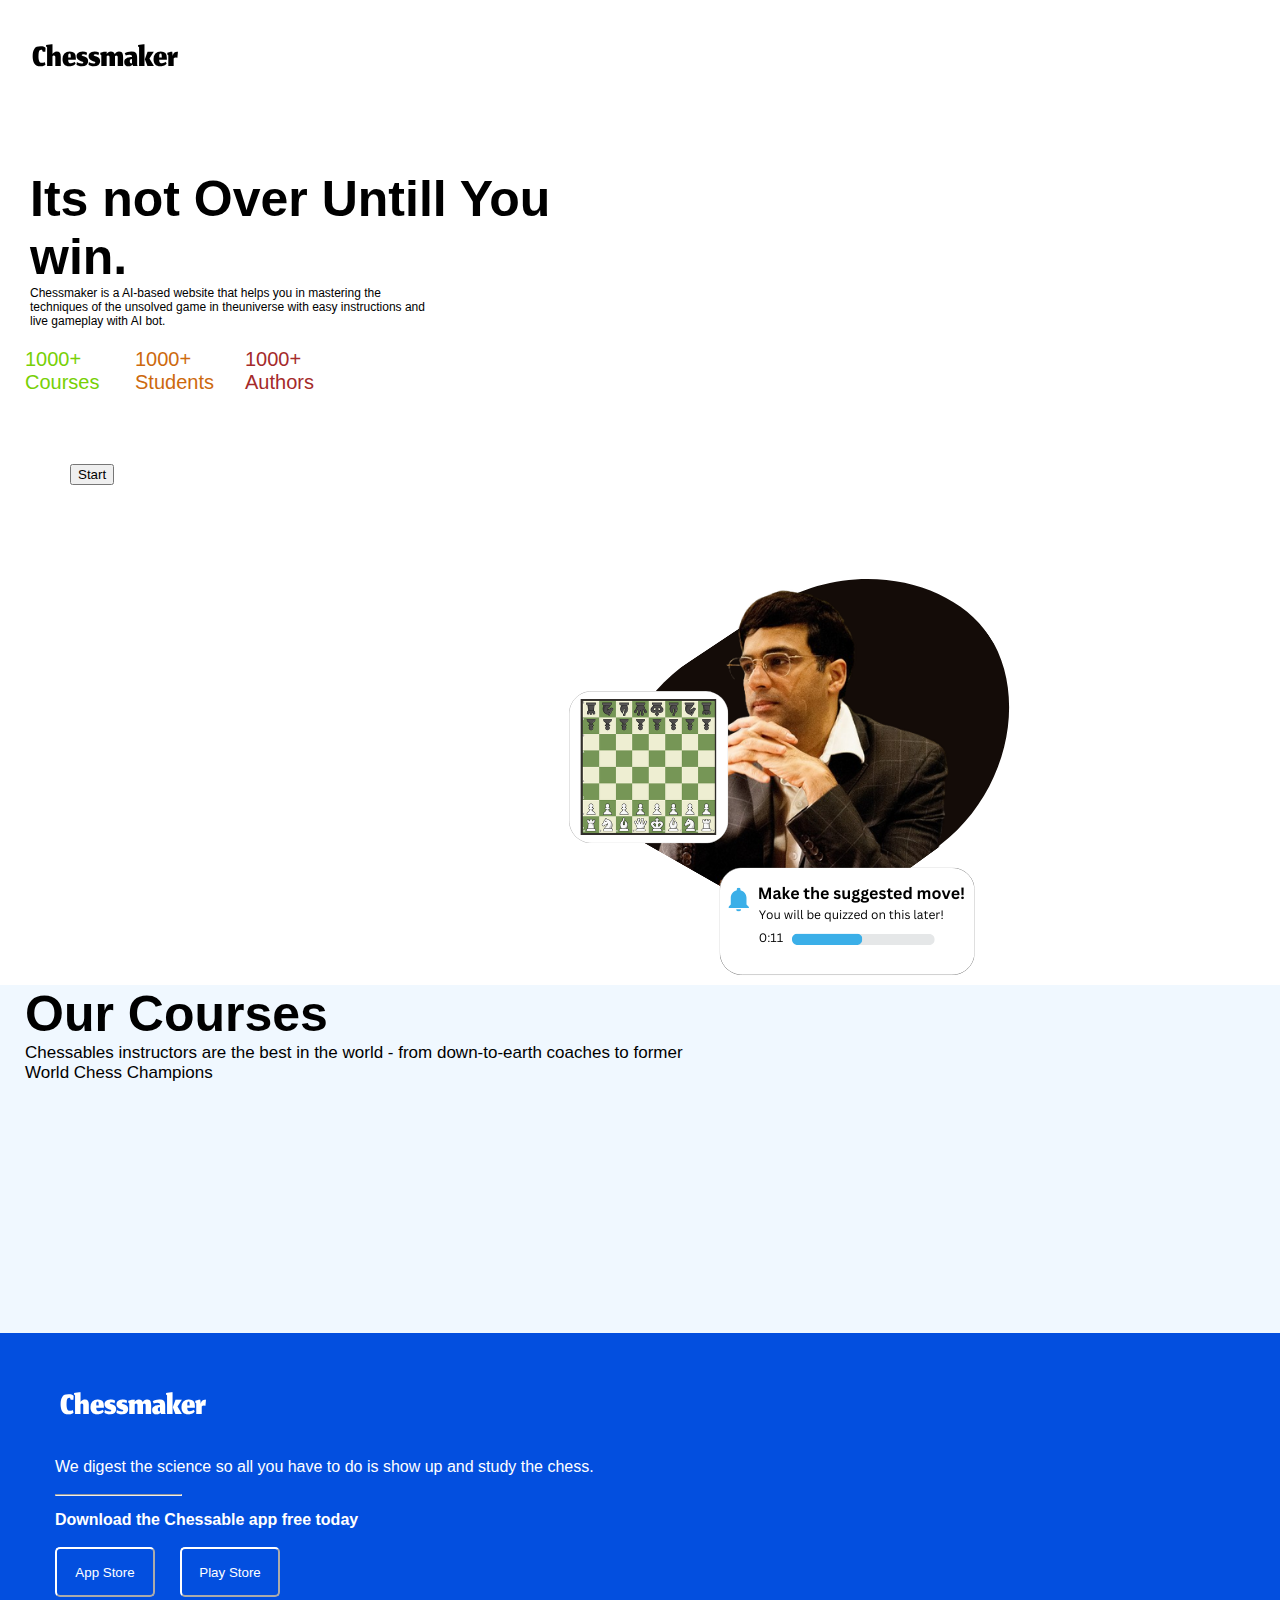
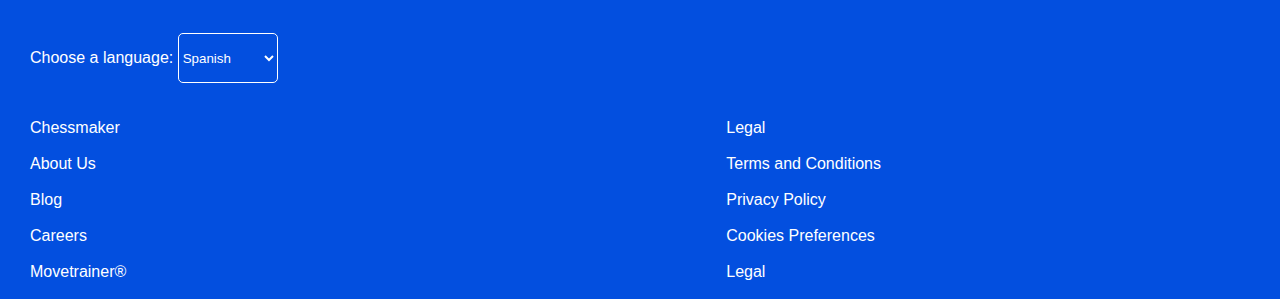
<file: Assignment_2/index.html>
<!DOCTYPE html>
<html lang="en">
<head>
    <meta charset="UTF-8">
    <meta name="viewport" content="width=device-width, initial-scale=1.0">
    <title>AI Chess Tutor</title>
    <link rel="stylesheet" href="https://cdnjs.cloudflare.com/ajax/libs/font-awesome/6.5.1/css/all.min.css" integrity="sha512-DTOQO9RWCH3ppGqcWaEA1BIZOC6xxalwEsw9c2QQeAIftl+Vegovlnee1c9QX4TctnWMn13TZye+giMm8e2LwA==" crossorigin="anonymous" referrerpolicy="no-referrer" />
    <link rel="stylesheet" href="style.css">
    <link rel="preconnect" href="https://fonts.googleapis.com">
<link rel="preconnect" href="https://fonts.gstatic.com" crossorigin>
<link href="https://fonts.googleapis.com/css2?family=Jomhuria&display=swap" rel="stylesheet">
</head>
<body>
    <header>
        <div class="navbar">
            <div class="nav-logo border">
                <div class="logo ">Chessmaker
                </div>
            </div>
            <div class="navlinks">
                <li><a href="Signup.html">Sign Up</a></li>
                <li><a href="Login.html">LogIn</a></li>
            </ul>
        </div>
        <ul>
        </div>
    </header>
<!--body and photo section-->
    <div class="body">
        <div class="tagline">Its not Over Untill You win.</div>
        <div class="des">Chessmaker is  a AI-based website that helps you in mastering the  techniques of the unsolved game in theuniverse
            with easy instructions and live gameplay with AI bot. </div>
            <div class="courses">
                <div class="courses1"><p><span>1000+</span></p>
                    <p> Courses</p></div>
                <div class="courses2"><p><span>1000+</span></p>
                    Students</p></div>
                <div class="courses3"><p><span>1000+</span>
                     Authors</p></div>
                   
            </div>
            <div class="button"><button type="button"><span>Start</span></button></div>
            <div class="image"></div>
    </div>        
            <!--courses part-->
            <div class="main">
                <div class="text"><p>Our Courses</p></div>
                <div class="text2"><p>Chessables instructors are the best in the world - from down-to-earth coaches to former World Chess Champions</p></div>
            
               <div class="photos">
                   <div class="photos1"></div>
                   <div class="photos2"></div>
                   <div class="photos3"></div>
                   <div class="photos4"></div>
                </div>
            </div>
            <footer>
                <div class="info">
                    <div class="logo2">Chessmaker</div>
                    <div class="description">We digest the science so all you have to do is show up and study the chess.</div>
                    <br>
                    <hr width="10%">
                    <div class="end"><p>Download the Chessable app free today</p></div>
                    <br><div class="buttons">
                    <div class="butto2"><button class="button2">App Store</button></div>
                    <div class="butto3"><button class="button3">Play Store</button></div>
                    
                </div>
                <br><br>
                
                <label for="Language">Choose a language:</label>
  <select name="cars" id="cars">
    <option value="Spanish">Spanish</option>
    <option value="French">French</option>
    <option value="Gujarati">Gujarati</option>
    <option value="Hindi">Hindi</option>
  </select>

                <br><br><br>
                <div class="end1">
                <div class="footer">
                    <a href="#" >Chessmaker</a><br><br>
                    <a href="#">About Us</a> <br><br>
                    <a href="#">Blog</a><br><br>
                    <a href="#">Careers</a> <br><br>   
                    <a href="#">Movetrainer®</a> <br><br> 

             </div>
             <div class="footer2">
                <a href="#" >Legal</a><br><br>
                <a href="#">Terms and Conditions
                </a> <br><br>
                <a href="#">
                    Privacy Policy</a><br><br>
                <a href="#">Cookies Preferences</a> <br><br>   
                <a href="#">Legal
                </a> <br><br> 
                
         </div>
        </div>
            </footer>
</body>
</html>
</file>
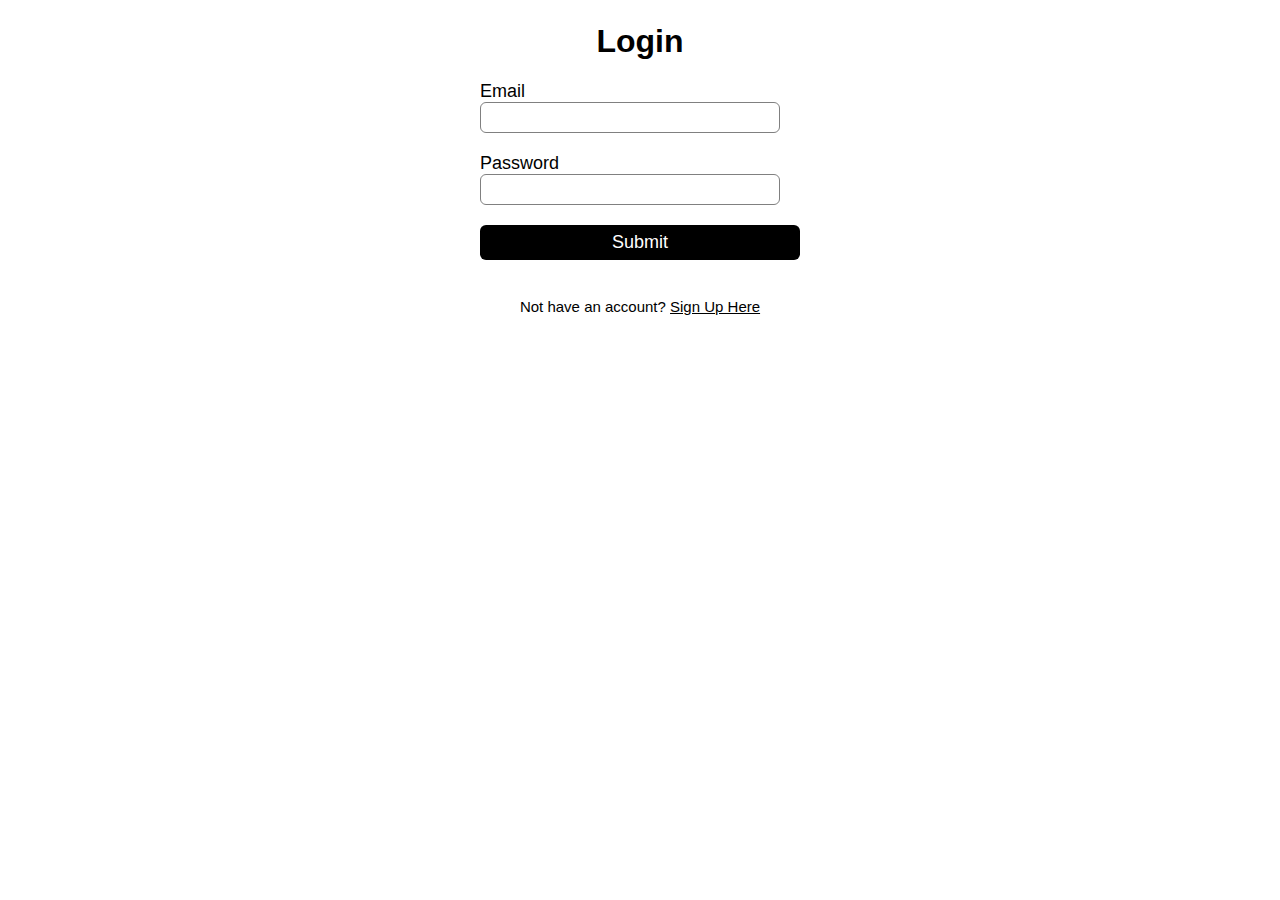
<file: Assignment_2/Login.html>
<span style="font-family: verdana, geneva, sans-serif;"><!DOCTYPE html>
    <html lang="en">
      <head>
        <title>Login | By Code Info</title>
        <link rel="stylesheet" href="Login.css" />
        <link
          href="https://fonts.googleapis.com/css2?family=Roboto:wght@300&display=swap"
          rel="stylesheet"
        />
      </head>
      <body>
        <div class="login-box">
          <h1>Login</h1>
           
          <form>
            <label>Email</label>
            <input type="email" placeholder="" />
            <label>Password</label>
            <input type="password" placeholder="" />
            <input type="button" value="Submit" />
          </form>
        </div>
        <p class="para-2">
          Not have an account? <a href="signup.html">Sign Up Here</a>
        </p>
      </body>
    </html></span>
</file>
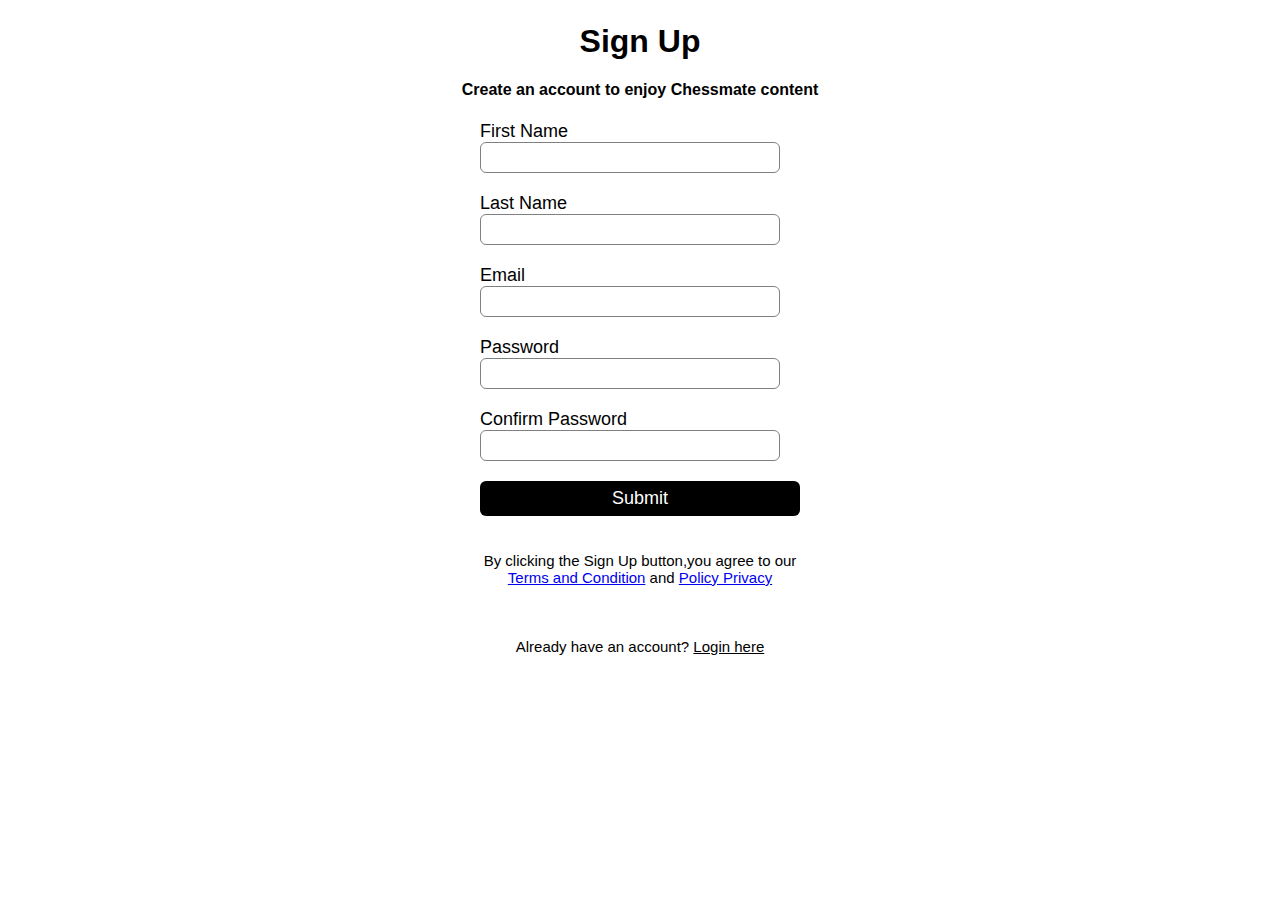
<file: Assignment_2/Signup1.html>
<span style="font-family: verdana, geneva, sans-serif;"><!DOCTYPE html>
    <html lang="en">
      <head>
        <title>Sign Up | By Code Info</title>
        <link rel="stylesheet" href="Signup1.css" />
        <link
          href="https://fonts.googleapis.com/css2?family=Roboto:wght@300&display=swap"
          rel="stylesheet"
        />
      </head>
      <body>
        <div class="signup-box">
          <h1>Sign Up</h1>
          <h4>Create an account to enjoy Chessmate content
          </h4>
          <form>
            <label>First Name</label>
            <input type="text" placeholder="" />
            <label>Last Name</label>
            <input type="text" placeholder="" />
            <label>Email</label>
            <input type="email" placeholder="" />
            <label>Password</label>
            <input type="password" placeholder="" />
            <label>Confirm Password</label>
            <input type="password" placeholder="" />
            <input type="button" value="Submit" />
          </form>
          <p>
            By clicking the Sign Up button,you agree to our <br />
            <a href="#">Terms and Condition</a> and <a href="#">Policy Privacy</a>
          </p>
        </div>
        <p class="para-2">
          Already have an account? <a href="login.html">Login here</a>
        </p>
      </body>
    </html></span>
</file>
<file: Assignment_2/style.css>
*{
    margin: 0;
    font-family: arial;
    border:border-box;
    
}
.navbar{
    height: 100px;
    color: black;
    display: flex;
    align-items: center;
}
.nav-logo{
    height: 80px;
    width: 195px;
}
.logo {
    font-family: "Jomhuria", serif;
    font-weight: 400;
    font-style: normal;
    font-size: 50px;
    height: 60px;
    width: 100%;
    padding-top: 25px;
    padding-left:30px;
  }
 .navlinks {
  display: flex;
  padding-left: 900px;
  list-style: none;
  display: inline;
 }

  .border{
    border:2px transparent solid;
  }
  .border:hover{
    border: 2px grey solid;
  }
.body{
  display: inline;
}
  .tagline{
    font-weight: bolder;
    font-size: 50px;
    padding-left: 30px;
    padding-top: 70px;
    width: 600px;
  }
.des{
  font-size: 12px;
  padding-left: 30px;
  width: 400px;
}
.button {
padding-top: 70px;
padding-left: 70px;

}

.courses{
  font-size: 20px;
  padding-left: 25px;
  padding-top: 20px;
  display: flex;

}
.courses1{
  color: #77D005;
  width: 50px;
  
}
.courses2{
  color: #CD690D;
  width: 50px;
  padding-left: 60px;
}
.courses3{
  color: brown;
  width: 50px;
  padding-left: 60px;
}
.image{
  background-image: url(Make\ the\ suggested\ move!.png);
 width: 500px;
 height: 500px;

 margin-left: 550px;
}
.main{
  background-color: aliceblue;
}
.text{
  font-weight: bolder;
  font-size: 50px;
  padding-left: 25px;
}
.text2{
  font-size: 17px;
  padding-left: 25px;
  font-weight: lighter;
  width: 700px;
}
.photos{
  padding-left: 25px;
  display: flex;
}
.photos1{
  width: 220px;
  height: 220px;
}
.photos2{
   width: 250px;
   height: 250px;
   padding-left: 25px;
 }
 .photos3{
   width: 250px;
   height: 250px;
   padding-left: 25px;
 }
 .photos4{
   width: 250px;
   height: 250px;
   padding-left: 25px;
 
 }
 .info{
  background-color:#034FDF;
  color: white;
  padding-top: 25px;
  padding-left:30px;


 }
 .logo2{font-family: "Jomhuria", serif;
 font-weight: 400;
 font-style: normal;
 font-size: 50px;
 height: 60px;
 width: 100%;
 padding-top: 25px;
 padding-left:30px;
color: white;}
 .description{
  padding-left: 25px;
  padding-top: 15px;
 }
 hr{
  margin-left:25px;

 }
 .end{
  padding-left: 25px;
  padding-top: 15px;
  font-weight: bold;
 }
 .buttons{
  display: flex;
 }
 .butto2{
 padding-left: 25px;
 }
 .button2{
  width: 100px;
  height: 50px;
  background-color: #034FDF;
  border-radius: 5px;
  border-color: white;
  color: white;
 }
 .butto3{
  padding-left: 25px;
  }
 .button3{
  width: 100px;
  height: 50px;
  background-color: #034FDF;
  border-radius: 5px;
  border-color: white;
  color: white;
 }
 #cars{
  background-color: #034FDF;
  color: white;
  border-radius: 5px;
  height: 50px;
  width: 100px;
  border-color: white;
 }
 
 a:link{
  text-decoration: none;
  color: white;

 }
 .end1{
  display:flex ;
 }
 .footer2{
  padding-left: 600px;
 }
</file>
<file: Assignment_2/Login.css>
.signup-box {
    width: 360px;
    height: 620px;
    margin: auto;
    background-color: white;
    border-radius: 3px;
  }
  
  .login-box {
    width: 360px;
    height: 280px;
    margin: auto;
    border-radius: 3px;
    background-color: white;
  }
  
  h1 {
    text-align: center;
    padding-top: 15px;
  }
  
  h4 {
    text-align: center;
  }
  
  form {
    width: 300px;
    margin-left: 20px;
  }
  
  form label {
    display: flex;
    margin-top: 20px;
    font-size: 18px;
  }
  
  form input {
    width: 100%;
    padding: 7px;
    border: none;
    border: 1px solid gray;
    border-radius: 6px;
    outline: none;
  }
  input[type="button"] {
    width: 320px;
    height: 35px;
    margin-top: 20px;
    border: none;
    background-color:black;
    color: white;
    font-size: 18px;
  }
  p {
    text-align: center;
    padding-top: 20px;
    font-size: 15px;
  }
  .para-2 {
    text-align: center;
    color: black;
    font-size: 15px;
    margin-top: -10px;
  }
  .para-2 a {
    color: black;
  }
</file>
<file: Assignment_2/Signup1.css>
.signup-box {
    width: 360px;
    height: 620px;
    margin: auto;
    background-color: white;
    border-radius: 3px;
  }
  
  .login-box {
    width: 360px;
    height: 280px;
    margin: auto;
    border-radius: 3px;
    background-color: white;
  }
  
  h1 {
    text-align: center;
    padding-top: 15px;
  }
  
  h4 {
    text-align: center;
  }
  
  form {
    width: 300px;
    margin-left: 20px;
  }
  
  form label {
    display: flex;
    margin-top: 20px;
    font-size: 18px;
  }
  
  form input {
    width: 100%;
    padding: 7px;
    border: none;
    border: 1px solid gray;
    border-radius: 6px;
    outline: none;
  }
  input[type="button"] {
    width: 320px;
    height: 35px;
    margin-top: 20px;
    border: none;
    background-color: black;
    color: white;
    font-size: 18px;
  }
  p {
    text-align: center;
    padding-top: 20px;
    font-size: 15px;
  }
  .para-2 {
    text-align: center;
    color: black;
    font-size: 15px;
    margin-top: -10px;
  }
  .para-2 a {
    color:black;
  }
</file>
